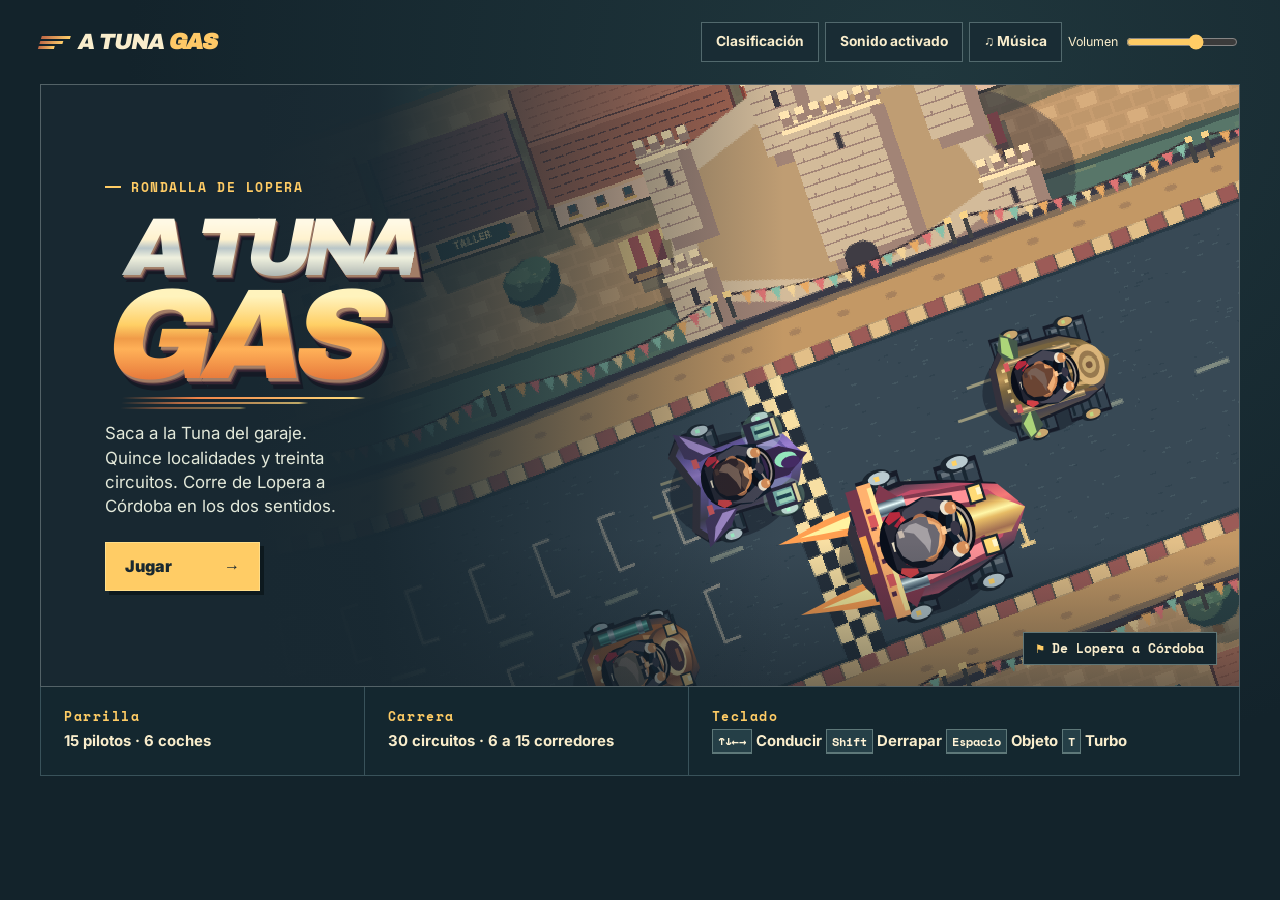
<file: index.html>
<!doctype html>
<html lang="es">
<head>
  <meta charset="utf-8">
  <meta name="viewport" content="width=device-width, initial-scale=1">
  <meta name="theme-color" content="#14272f">
  <meta name="description" content="Carreras de la Tuna en 30 circuitos. Corre en los dos sentidos y guarda tus mejores tiempos.">
  <meta property="og:title" content="A Tuna Gas">
  <meta property="og:description" content="30 circuitos de la Tuna en 15 localidades. Compite por el mejor tiempo.">
  <meta property="og:image" content="https://atunagas.aquiestalatuna.es/promocion/final/a-tuna-gas-horizontal.webp">
  <meta name="twitter:card" content="summary_large_image">
  <title>A Tuna Gas 1.2 · Carreras de la Rondalla de Lopera</title>
  <link rel="stylesheet" href="interfaz/estilos.css">
  <link rel="stylesheet" href="interfaz/marca.css">
  <link rel="stylesheet" href="interfaz/secuencias.css">
  <link rel="stylesheet" href="interfaz/version-1.1.css">
  <link rel="stylesheet" href="interfaz/version-1.2.css">
  <script>globalThis.ATunaGas = {};</script>
  <script defer src="personajes/catalogo.js"></script>
  <script defer src="vehiculos/catalogo.js"></script>
  <script defer src="circuitos/trazado.js"></script>
  <script defer src="circuitos/lopera.js"></script>
  <script defer src="circuitos/arjona.js"></script>
  <script defer src="circuitos/banos.js"></script>
  <script defer src="circuitos/poblaciones.js"></script>
  <script defer src="circuitos/ampliacion-1.1.js"></script>
  <script defer src="circuitos/catalogo.js"></script>
  <script defer src="personajes/encuadres.js"></script>
  <script defer src="personajes/conduccion.js"></script>
  <script defer src="vehiculos/dibujo.js"></script>
  <script defer src="vehiculos/efectos.js"></script>
  <script defer src="circuitos/escenarios.js"></script>
  <script defer src="circuitos/monumentos.js"></script>
  <script defer src="sonidos/audio.js"></script>
  <script defer src="musica/reproductor.js"></script>
  <script defer src="objetos/pista.js"></script>
  <script defer src="juego/carrera.js"></script>
  <script defer src="circuitos/dibujo.js"></script>
  <script defer src="animaciones/atlas.js"></script>
  <script defer src="animaciones/escenas.js"></script>
  <script defer src="juego/repeticion.js"></script>
  <script defer src="clasificaciones/config.js"></script>
  <script defer src="clasificaciones/pantalla.js"></script>
  <script defer src="interfaz/app.js"></script>
</head>
<body>
  <div class="shell">
    <header class="bar">
      <button class="brand" id="home-button" aria-label="A Tuna Gas, volver al inicio">
        <span class="brand-mark" aria-hidden="true"><i></i><i></i><i></i></span><span class="brand-name">A TUNA <b>GAS</b></span>
      </button>
      <div class="audio-actions">
        <button id="ranking-button" class="quiet">Clasificación</button>
        <button id="sound" class="quiet" aria-pressed="true">Sonido activado</button>
        <button id="music-button" class="quiet" aria-pressed="true">♫ Música</button>
        <label class="music-volume">Volumen <input id="music-volume" type="range" min="0" max="100" value="65" aria-label="Volumen de la música"></label>
      </div>
    </header>
    <audio id="music-main" preload="metadata" aria-hidden="true"></audio>
    <main>
      <section id="home">
        <div class="hero">
          <canvas id="cover" width="960" height="640" aria-hidden="true"></canvas>
          <div class="hero-content">
            <p class="overline"><span></span> RONDALLA DE LOPERA</p>
            <h1 class="hero-title" aria-label="A Tuna Gas">
              <span class="logo-line logo-top" data-lettering="A TUNA" aria-hidden="true"><span class="logo-fill">A TUNA</span></span>
              <span class="logo-line logo-bottom" data-lettering="GAS" aria-hidden="true"><span class="logo-fill">GAS</span></span>
              <span class="logo-stripes" aria-hidden="true"><i></i><i></i><i></i></span>
            </h1>
            <p class="hero-description">Saca a la Tuna del garaje. Quince localidades y treinta circuitos. Corre de Lopera a Córdoba en los dos sentidos.</p>
            <button class="primary" id="play">Jugar <span aria-hidden="true">→</span></button>
          </div>
          <div class="hero-caption"><span aria-hidden="true">⚑</span> De Lopera a Córdoba</div>
        </div>
        <div class="home-foot">
          <div><span class="info-label">Parrilla</span><strong>15 pilotos · 6 coches</strong></div>
          <div><span class="info-label">Carrera</span><strong>30 circuitos · 6 a 15 corredores</strong></div>
          <div class="keys"><span class="info-label">Teclado</span><strong><kbd>↑↓←→</kbd> Conducir <kbd>Shift</kbd> Derrapar <kbd>Espacio</kbd> Objeto <kbd>T</kbd> Turbo</strong></div>
        </div>
      </section>
      <section id="select" class="selection panel" hidden>
        <nav id="steps" class="steps" aria-label="Pasos de preparación">
          <button data-step="drivers">Piloto</button><button data-step="vehicles">Vehículo</button><button data-step="circuits">Circuito</button><button data-step="grid">Parrilla</button>
        </nav>
        <div class="screen-title"><h2 id="selection-title" tabindex="-1"></h2><p id="selection-note"></p></div>
        <div class="choices" id="choices"></div>
        <div class="selection-actions">
          <button class="quiet" id="back">← Volver</button><button class="primary" id="next">Continuar</button>
        </div>
      </section>
      <section id="loading" class="loading-screen panel" hidden aria-live="polite">
        <div class="brand-name">A TUNA <b>GAS</b></div>
        <h2 id="loading-title" tabindex="-1">Cargando la carrera</h2>
        <p id="loading-note"></p>
      </section>
      <section id="intro" class="starting-grid panel" hidden aria-labelledby="intro-title">
        <div class="sequence-header">
          <h2 id="intro-title" tabindex="-1">Parrilla de salida</h2>
          <button id="skip-intro" class="quiet">Ir a la cuenta atrás</button>
        </div>
        <div class="sequence-stage">
          <canvas id="intro-canvas" width="900" height="345" aria-label="Presentación de los corredores sentados en sus coches"></canvas>
          <div class="sequence-name" aria-live="polite"><strong id="intro-pilot"></strong><span id="intro-car"></span></div>
        </div>
        <ol class="lineup" id="lineup" aria-label="Participantes"></ol>
      </section>
      <section id="race" class="race-screen" hidden aria-label="Carrera">
        <div class="race-heading"><h2 id="race-title">Gran Premio de Lopera</h2><button class="quiet" id="pause">Pausar</button></div>
        <div class="viewport">
          <canvas id="track" width="960" height="560" aria-label="Vista aérea de la carrera"></canvas>
          <div class="dash" aria-label="Marcadores de carrera">
            <div><span>Puesto</span><b id="place">—</b></div><div><span>Vuelta</span><b id="lap">1/3</b></div>
            <div><span>Tiempo</span><b id="time">0:00.00</b></div>
            <div><span>Rapidez</span><b id="speed">0 km/h</b></div>
          </div>
          <canvas id="minimap" width="132" height="92" aria-label="Mapa del circuito"></canvas>
          <div class="countdown" id="countdown" aria-live="polite"></div>
          <div class="race-message" id="race-message" role="status"></div>
          <div class="inventory">
            <div class="item-slot" id="box-slot"><span>Objeto</span><b id="item">—</b><small id="box-control" hidden>Espacio / Objeto</small></div>
            <div class="item-slot" id="turbo-slot" title="Botellín Cruzcampo"><canvas id="bottle-icon" width="23" height="33" aria-hidden="true"></canvas><div><span>Botellín</span><br><b id="turbo-status">—</b></div></div>
          </div>
          <div class="pause-layer" id="pause-layer" hidden><h2>Carrera en pausa</h2><button class="primary" id="resume">Continuar</button><button class="quiet" id="quit">Volver a la parrilla</button></div>
        </div>
        <div class="touch" id="touch" aria-label="Mandos táctiles">
          <div class="touch-group"><button data-control="left" aria-label="Girar a la izquierda">←</button><button data-control="right" aria-label="Girar a la derecha">→</button></div>
          <div class="touch-group"><button data-control="item" aria-label="Usar objeto">Objeto</button><button data-control="turbo" aria-label="Activar turbo">Turbo</button><button data-control="drift">Derrape</button><button data-control="brake">Freno</button><button data-control="gas">Acelerar</button></div>
        </div>
        <p class="race-help">Flechas o WASD para conducir · Shift para derrapar · Espacio para usar objetos · T para el turbo · Esc para pausar</p>
      </section>
      <section id="results" class="results panel" hidden>
        <div class="screen-title"><p class="overline">A TUNA GAS · RESULTADOS</p><h2 id="result-title" tabindex="-1"></h2><p id="result-note"></p></div>
        <div class="save-score">
          <p id="save-status" role="status"></p>
          <button id="open-save-time" type="button" class="primary" hidden>Guardar mi tiempo</button>
          <button id="route-ranking" type="button" class="quiet">Ver tiempos de este circuito</button>
          <dialog id="time-dialog" aria-labelledby="time-dialog-title">
            <h3 id="time-dialog-title">Guarda tu tiempo</h3>
            <dl id="time-summary"></dl>
            <form id="time-form">
              <label for="time-name">Nombre en la clasificación</label>
              <input id="time-name" name="nickname" autocomplete="nickname" inputmode="text" minlength="2" maxlength="24" required>
              <p id="time-error" role="status"></p>
              <div><button id="close-save-time" class="quiet" type="button">Ahora no</button>
                <button id="save-time" class="primary" type="submit">Guardar tiempo</button></div>
            </form>
          </dialog>
        </div>
        <figure class="podium">
          <canvas id="podium-canvas" width="900" height="365" aria-label="Podio animado de los tres primeros clasificados"></canvas>
          <figcaption class="podium-names" id="podium-names"></figcaption>
        </figure>
        <ol id="standing"></ol>
        <div class="selection-actions"><button id="change" class="quiet">Cambiar combinación</button><button id="replay" class="primary">Repetir carrera <span aria-hidden="true">→</span></button></div>
      </section>
      <section id="ranking" class="panel" hidden aria-labelledby="ranking-title">
        <div class="screen-title"><h2 id="ranking-title" tabindex="-1">Clasificación</h2><p>Mejores tiempos de la Tuna</p></div>
        <div class="ranking-filters">
          <label>Localidad<select id="filter-town"><option value="">Todas las localidades</option></select></label>
          <label>Circuito<select id="filter-track"><option value="">Todos los circuitos</option></select></label>
          <button class="quiet" id="ranking-refresh" type="button">Actualizar</button>
        </div>
        <p class="ranking-status" id="ranking-status" role="status"></p>
        <div class="ranking-scroll"><table class="ranking-table">
          <thead><tr><th scope="col">Puesto</th><th scope="col">Jugador</th><th scope="col">Tiempo</th><th scope="col">Circuito</th><th scope="col">Localidad</th><th scope="col">Sentido</th><th scope="col">Piloto</th><th scope="col">Coche</th><th scope="col">Fecha y hora</th></tr></thead>
          <tbody id="ranking-body"></tbody>
        </table></div>
        <div class="selection-actions"><button id="ranking-back" class="quiet" type="button">← Volver</button><div class="ranking-pages"><button id="ranking-prev" class="quiet" type="button" disabled>Anterior</button><button id="ranking-next" class="quiet" type="button" disabled>Siguiente</button></div></div>
      </section>
    </main>
  </div>
</body>
</html>
</file>
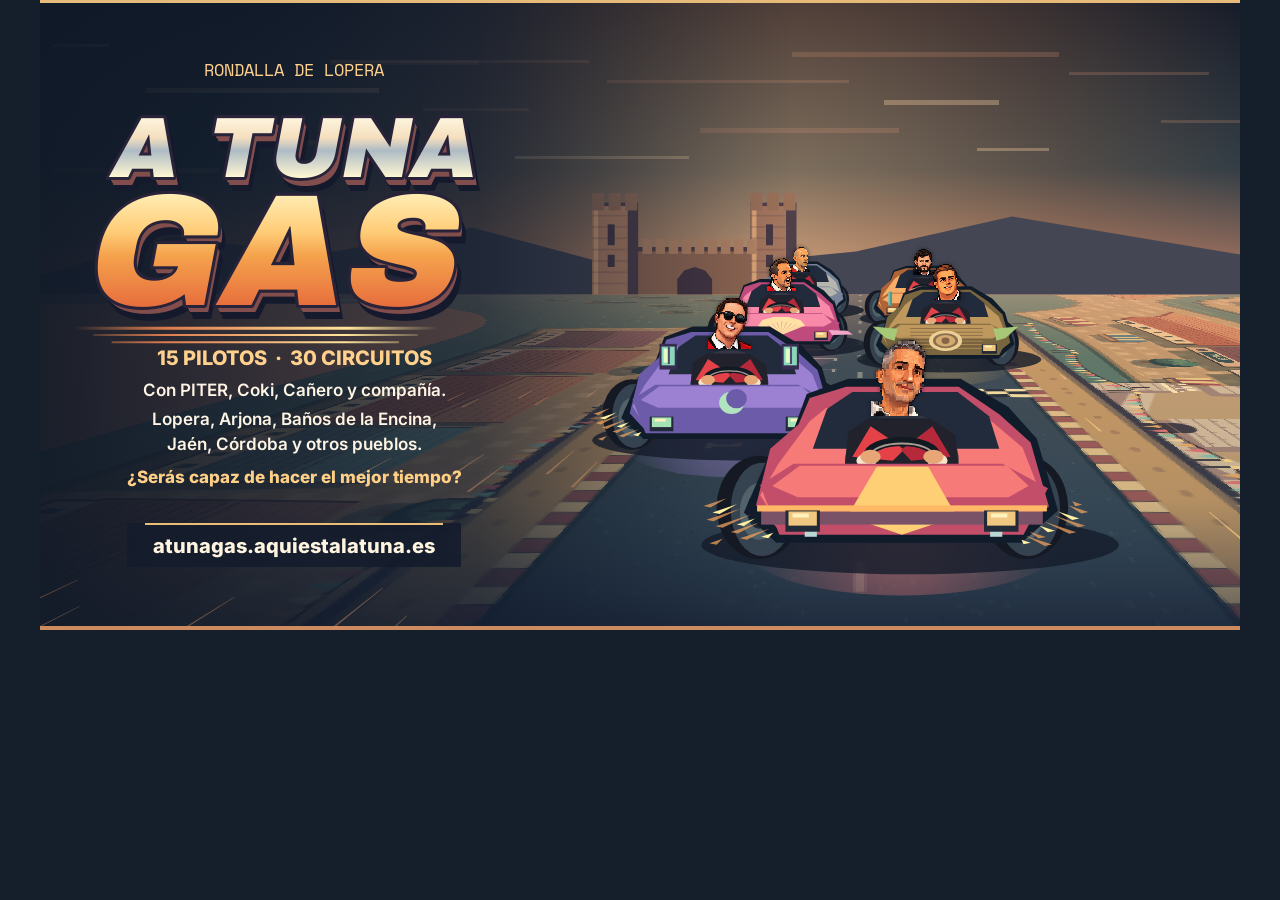
<file: promocion/editable/portada.html>
<!doctype html>
<html lang="es">
<head>
  <meta charset="utf-8">
  <title>A Tuna Gas · Portadas editables</title>
  <meta name="viewport" content="width=device-width,initial-scale=1">
  <base href="../../">
  <link rel="stylesheet" href="interfaz/estilos.css">
  <style>
    body{background:#151f2b}
    canvas{display:block;width:100%;max-width:max-content;height:auto;margin:0 auto}
  </style>
  <script>globalThis.ATunaGas={};</script>
  <script defer src="personajes/catalogo.js"></script>
  <script defer src="vehiculos/catalogo.js"></script>
  <script defer src="circuitos/trazado.js"></script>
  <script defer src="circuitos/lopera.js"></script>
  <script defer src="circuitos/arjona.js"></script>
  <script defer src="circuitos/banos.js"></script>
  <script defer src="circuitos/poblaciones.js"></script>
  <script defer src="circuitos/ampliacion-1.1.js"></script>
  <script defer src="circuitos/catalogo.js"></script>
  <script defer src="personajes/encuadres.js"></script>
  <script defer src="personajes/conduccion.js"></script>
  <script defer src="vehiculos/dibujo.js"></script>
  <script defer src="circuitos/escenarios.js"></script>
  <script defer src="circuitos/monumentos.js"></script>
  <script defer src="circuitos/dibujo.js"></script>
  <script defer src="animaciones/atlas.js"></script>
  <script defer src="animaciones/escenas.js"></script>
  <script defer src="promocion/editable/portada.js"></script>
</head>
<body><canvas id="poster" role="img" aria-label="A Tuna Gas. Seis pilotos de frente en la recta de Lopera. 15 pilotos y 30 circuitos en localidades como Lopera, Arjona, Baños de la Encina, Jaén y Córdoba. ¿Serás capaz de hacer el mejor tiempo? atunagas.aquiestalatuna.es"></canvas></body>
</html>
</file>
<file: interfaz/estilos.css>
@font-face {
  font-family: "Archivo Black";
  src: url("fuentes/archivo-black-400.woff2") format("woff2");
  font-weight: 400;
  font-display: swap;
}
@font-face {
  font-family: "Inter";
  src: url("fuentes/inter-400-900.woff2") format("woff2");
  font-weight: 400 900;
  font-display: swap;
}
@font-face {
  font-family: "Space Mono";
  src: url("fuentes/space-mono-400.woff2") format("woff2");
  font-weight: 400;
  font-display: swap;
}
@font-face {
  font-family: "Space Mono";
  src: url("fuentes/space-mono-700.woff2") format("woff2");
  font-weight: 700;
  font-display: swap;
}
:root {
  color-scheme: dark;
  --base: #13232b;
  --panel: #192d35;
  --ink: #f9edcc;
  --muted: #b9c8c0;
  --line: #39525a;
  --gold: #ffcc65;
  --dark: #152731;
  --display: "Archivo Black", sans-serif;
  --mono: "Space Mono", monospace;
}
* { box-sizing: border-box; }
[hidden] { display: none !important; }
body {
  margin: 0;
  background: radial-gradient(ellipse at 72% 8%, #20373d 0%, var(--base) 61%);
  color: var(--ink);
  font: 1rem/1.45 Inter, sans-serif;
  min-height: 100vh;
}
button { cursor: pointer; font: inherit; color: inherit; }
button:focus-visible { outline: 3px solid #98f4df; outline-offset: 4px; }
.shell { width: min(100% - 80px, 1312px); margin-inline: auto; padding-bottom: 44px; }
.bar { min-height: 84px; display: flex; align-items: center; justify-content: space-between; gap: 14px; }
.brand { display: inline-flex; align-items: center; gap: 11px; padding: 5px 0; background: none; border: 0; font: 900 1.45rem/1 var(--display); letter-spacing: -.055em; }
.brand b { color: var(--gold); }
.quiet { display: inline-flex; gap: 8px; align-items: center; justify-content: center; border: 1px solid #52696d; background: #192c34; padding: 9px 14px; font-size: .86rem; font-weight: 700; }
.quiet:hover { background: #314953; }
.primary { display: inline-flex; align-items: center; justify-content: space-between; gap: 32px; background: var(--gold); border: 1px solid #ffdd88; color: #192830; box-shadow: 4px 4px 0 #0d191e; padding: 12px 19px; min-height: 49px; font-weight: 900; font-size: 1rem; }
.primary:hover { background: #ffe49f; }
.primary:active { transform: translate(2px, 2px); box-shadow: 2px 2px 0 #0d191e; }
.hero { min-height: clamp(488px, 67vh, 650px); isolation: isolate; overflow: hidden; position: relative; display: flex; align-items: center; border: 1px solid #536267; background: #29434a; }
.hero canvas { position: absolute; inset: 0 0 0 auto; width: 83%; height: 100%; object-fit: cover; image-rendering: pixelated; z-index: -2; }
.hero::after { content: ""; position: absolute; inset: 0; z-index: -1; background: linear-gradient(90deg, #182831 18%, #182831f7 28%, #18283193 42%, #18283100 62%), linear-gradient(0deg, #111e2680, transparent 24%); }
.hero-content { padding: clamp(26px, 5vw, 72px); }
.overline, .info-label { font: 700 .82rem/1.1 var(--mono); letter-spacing: .12em; color: var(--gold); }
.overline { display: flex; align-items: center; gap: 10px; margin: 0 0 20px; }
.overline span { width: 16px; height: 2px; background: var(--gold); }
h1, h2, p { margin-top: 0; }
.hero-description { font-size: clamp(1.05rem, 1.3vw, 1.25rem); color: #e3e9da; max-width: 245px; margin-bottom: 23px; }
.hero-content .primary { min-width: 155px; }
.hero-caption { position: absolute; bottom: 21px; right: 22px; background: #15262e; border: 1px solid #607677; padding: 7px 12px; font: 700 .84rem/1.3 var(--mono); }
.hero-caption span { color: var(--gold); }
.home-foot { display: grid; grid-template-columns: 1fr 1fr 1.7fr; border: 1px solid var(--line); border-top: 0; background: #14272f; }
.home-foot > div { display: grid; align-content: center; gap: 8px; min-height: 88px; padding: 12px 23px; border-right: 1px solid var(--line); }
.home-foot > div:last-child { border-right: 0; }
.home-foot strong { font-size: .93rem; }
kbd { padding: 2px 5px; background: #253f47; border: 1px solid #5e7879; border-bottom-width: 2px; font: 700 .77rem var(--mono); color: #fff3d6; white-space: nowrap; }
.panel { border: 1px solid var(--line); background: #172c33; }
.steps { display: flex; gap: 2px; border-bottom: 1px solid var(--line); background: var(--base); }
.steps button { min-width: 112px; background: none; padding: 14px 22px; border: 0; color: var(--muted); font: 700 .86rem var(--mono); }
.steps button[aria-current="step"] { color: var(--gold); background: var(--panel); box-shadow: inset 0 -3px var(--gold); }
.steps button:disabled { opacity: .48; cursor: default; }
.screen-title { padding: 25px 28px 12px; }
.screen-title h2, .pause-layer h2 { font: 900 clamp(1.8rem, 4vw, 3.35rem)/1 var(--display); letter-spacing: -.055em; margin-bottom: 10px; }
.screen-title p { color: var(--muted); margin-bottom: 10px; }
.choices { display: grid; grid-template-columns: repeat(4, minmax(0, 1fr)); padding: 0 28px 24px; gap: 12px; }
.choice { text-align: left; border: 1px solid #49626a; background: #1e3640; padding: 0; min-width: 0; position: relative; }
.choice:hover { border-color: #a2bfbf; }
.choice[aria-pressed="true"] { border-color: var(--gold); box-shadow: inset 0 0 0 1px var(--gold); }
.art { display: flex; justify-content: center; align-items: flex-end; height: 93px; overflow: hidden; background: linear-gradient(155deg, #43555a, #29414a); border-bottom: 1px solid #49626a; }
.art img { display: block; height: 151px; width: auto; transform: translateY(60px); image-rendering: pixelated; }
.choice-copy { display: block; padding: 10px 12px; }
.choice-name { display: block; font-weight: 850; line-height: 1.16; }
.choice-role { display: block; color: var(--muted); font: .75rem var(--mono); margin-top: 5px; }
.selected-mark { display: none; position: absolute; right: 6px; top: 6px; background: var(--gold); color: var(--dark); font: 900 .92rem/1 var(--mono); padding: 4px 6px; }
.choice[aria-pressed="true"] .selected-mark { display: block; }
.choices.vehicle-list { grid-template-columns: repeat(3, minmax(0, 1fr)); }
.kart-art { align-items: center; height: 126px; background: repeating-linear-gradient(125deg, #27414a 0 36px, #2d4750 36px 72px); }
.kart-art canvas { width: 172px; max-width: 100%; object-fit: contain; image-rendering: pixelated; }
.stats { display: flex; flex-direction: column; gap: 6px; padding: 0 12px 12px; }
.stat { display: grid; grid-template-columns: 1fr minmax(34px, 37%) 15px; gap: 7px; align-items: center; font: .74rem var(--mono); }
.stat meter { width: 100%; height: 10px; accent-color: var(--gold); }
.stat meter::-webkit-meter-optimum-value { background: var(--gold); }
.selection-actions { display: flex; justify-content: space-between; gap: 12px; margin-top: 0; padding: 16px 28px; border-top: 1px solid var(--line); background: #14272e; }
.choices.grid-preview { display: grid; grid-template-columns: minmax(240px, 1fr) minmax(200px, .8fr); }
.combination-card { position: relative; background: repeating-linear-gradient(124deg, #233d47 0 41px, #294752 41px 82px); display: grid; place-items: center; min-height: 250px; border: 1px solid var(--line); }
.combination-card canvas { width: min(93%, 350px); image-rendering: pixelated; }
.combination-details { padding: 21px; border: 1px solid var(--line); }
.combination-details h3 { margin: 0 0 6px; font-size: 1.3rem; }
.combination-details .stats { padding: 0; width: min(100%, 290px); }
.combination-details p { color: var(--muted); margin-bottom: 11px; }
.race-heading { display: flex; align-items: center; justify-content: space-between; gap: 12px; padding-bottom: 10px; }
.race-heading h2 { margin: 0; font-size: clamp(1.0rem, 3vw, 1.6rem); }
.viewport { position: relative; isolation: isolate; overflow: hidden; border: 1px solid #627d7a; background: #304f44; }
#track { width: 100%; height: min(53vw, max(285px, calc(100dvh - 173px)), 700px); display: block; image-rendering: pixelated; }
.dash { position: absolute; inset: 12px auto auto 12px; display: flex; gap: 2px; }
.dash div, .item-slot { background: #152830ed; border: 1px solid #798382; padding: 6px 10px; display: grid; }
.dash span, .item-slot span { color: #c9d6cf; font: 700 .69rem var(--mono); text-transform: uppercase; }
.dash b, .item-slot b { color: var(--gold); font: 700 1.15rem/1.12 var(--mono); white-space: nowrap; }
#minimap { position: absolute; right: 12px; top: 12px; background: #152830e8; border: 1px solid #798382; width: min(16%, 132px); height: auto; }
.item-slot { position: absolute; right: 12px; bottom: 12px; }
.countdown { position: absolute; inset: 0; display: grid; place-items: center; pointer-events: none; font: 900 clamp(2.6rem, 8vw, 7rem)/1 var(--display); color: var(--gold); text-shadow: 4px 5px #17282e; }
.race-message { position: absolute; bottom: 18px; left: 12px; background: #152830ee; padding: 5px 9px; color: #ffe39e; font: 700 .9rem var(--mono); pointer-events: none; }
.race-message:empty { display: none; }
.pause-layer { position: absolute; inset: 0; background: #13262ed9; display: grid; align-content: center; justify-items: center; gap: 12px; z-index: 1; padding: 12px; }
.pause-layer h2 { margin: 0; text-align: center; }
.race-help { text-align: center; padding-top: 11px; color: var(--muted); font-size: .85rem; }
.touch { display: none; }
.results #standing { display: grid; list-style: none; padding: 0 28px 20px; margin: 0; gap: 5px; }
#standing li { display: grid; grid-template-columns: 45px 1fr 1fr auto; align-items: center; gap: 8px; padding: 10px 14px; background: #233e47; border: 1px solid #496069; }
#standing li.you { border-color: var(--gold); }
#standing li span:first-child { color: var(--gold); font: 700 1.05rem var(--mono); }
#standing li span:nth-last-child(2) { color: var(--muted); }
#standing time, #standing li span:last-child { font: .86rem var(--mono); }
@media (max-width: 800px) {
  .shell { width: calc(100% - 32px); }
  .hero canvas { width: 100%; object-position: 60% center; }
  .hero::after { background: linear-gradient(90deg, #182831f5 14%, #182831bf 32%, #18283100 100%), linear-gradient(0deg, #111e26a0, transparent 26%); }
  .home-foot { grid-template-columns: 1fr 1fr; }
  .home-foot > div:nth-child(2) { border-right: 0; }
  .home-foot .keys { grid-column: span 2; border-top: 1px solid var(--line); min-height: 65px; }
  .choices { grid-template-columns: repeat(3, minmax(0, 1fr)); }
  .choices.vehicle-list { grid-template-columns: repeat(2, minmax(0, 1fr)); }
}
@media (max-width: 570px) {
  .shell { width: calc(100% - 20px); }
  .bar { min-height: 61px; }
  .brand { font-size: 1.17rem; }
  .hero { min-height: 510px; align-items: flex-end; }
  .hero-content { padding: 23px 22px 57px; }
  .hero canvas { height: 100%; object-position: 69% 50%; }
  .hero::after { background: linear-gradient(0deg, #182831 5%, #182831ec 33%, #18283110 86%); }
  .hero-caption { bottom: 10px; right: 11px; font-size: .72rem; }
  .home-foot > div { min-height: 67px; padding: 11px 13px; }
  .home-foot strong { font-size: .81rem; }
  .home-foot .keys { display: none; }
  .steps button { min-width: 0; flex: 1; padding: 13px 8px; }
  .screen-title, .selection-actions { padding-left: 12px; padding-right: 12px; }
  .choices, .results #standing { padding-left: 12px; padding-right: 12px; }
  .choices { grid-template-columns: repeat(2, minmax(0, 1fr)); gap: 8px; }
  .choices.grid-preview { grid-template-columns: 1fr; }
  .art { height: 77px; }
  .kart-art { height: 80px; }
  .selection-actions .primary { gap: 9px; }
  .dash { top: 5px; left: 5px; }
  .dash div, .item-slot { padding: 3px 5px; }
  .dash span, .item-slot span { font-size: .55rem; }
  .dash b, .item-slot b { font-size: .77rem; }
  #minimap { right: 5px; top: 5px; }
  .item-slot { right: 5px; bottom: 5px; }
  .race-message { bottom: 5px; left: 5px; font-size: .65rem; }
  .viewport #track { height: max(230px, calc(100dvh - 238px)); object-fit: fill; }
  #standing li { grid-template-columns: 24px 1fr auto; padding: 8px; font-size: .82rem; }
  #standing li span:nth-child(3) { display: none; }
}
@media (pointer: coarse), (max-width: 700px) {
  .touch { display: flex; flex-wrap: wrap; justify-content: space-between; gap: 6px; margin-top: 9px; }
  .touch-group { display: flex; gap: 4px; }
  .touch button { min-width: 40px; min-height: 46px; padding: 4px 6px; font-size: .76rem; font-weight: 800; background: #233f48; border: 1px solid #698183; touch-action: none; user-select: none; }
  .touch button[data-control="gas"] { background: var(--gold); color: var(--dark); }
  .touch button.active { filter: brightness(1.35); }
  .race-help { display: none; }
}
@media (prefers-reduced-motion: reduce) { *, *::before, *::after { scroll-behavior: auto !important; } }
</file>
<file: interfaz/marca.css>
:root {
  --brand-metal: linear-gradient(180deg,#fff9e5 12%,#fff2ce 38%,#b9c6c8 51%,#f0f1de 65%,#9ea7a7 100%);
  --brand-fire: linear-gradient(180deg,#fff3bd 12%,#ffcf65 39%,#f09b48 52%,#ffb158 62%,#e57539 93%);
}
.brand { gap: 9px; font: 400 1.38rem/1 var(--display); white-space: nowrap; }
.brand-name { transform: skewX(-10deg); }
.brand b { color: #ffc967; }
.brand-mark { width: 29px; height: 22px; transform: skewX(-17deg); display: grid; align-content: center; gap: 2px; }
.brand-mark i { width: 100%; height: 3px; background: linear-gradient(90deg,#be6745,#ffcf6a); }
.brand-mark i:nth-child(2) { width: 78%; }
.brand-mark i:nth-child(3) { width: 56%; }
.hero-title {
  position: relative; isolation: isolate; width: max-content; color: #fff3d6;
  font: 400 clamp(4.8rem, 10vw, 10rem)/.77 var(--display); letter-spacing: -.078em;
  line-height: .82; margin: 0 0 32px; text-shadow: none; transform: skewX(-11deg);
}
.hero-title .logo-line { display: block; position: relative; isolation: isolate; }
.hero-title .logo-line::after {
  content: attr(data-lettering); position: absolute; inset: 0; z-index: 0; color: transparent;
  text-shadow: .017em .02em #a27d66,.03em .035em #73524c,.044em .049em #392634,.052em .055em #1c1e29,.073em .084em #151a25;
}
.hero-title .logo-top { font-size: .64em; margin: 0 0 .035em .13em; }
.hero-title .logo-bottom { margin-left: .085em; color: #ffbc58; }
.logo-fill { display: block; position: relative; z-index: 1; background: var(--brand-metal); background-clip: text; color: transparent; }
.logo-bottom .logo-fill { background-image: var(--brand-fire); }
.logo-stripes { position: absolute; display: grid; gap: 3px; left: .28em; bottom: -.158em; width: 81%; }
.logo-stripes i { height: 2px; background: linear-gradient(90deg,#e5753800,#f08348 31%,#ffda7b 95%,#ffda7b00); }
.logo-stripes i + i { width: 77%; opacity: .72; }
.logo-stripes i + i + i { width: 52%; opacity: .45; }
.choices.circuit-list { grid-template-columns: repeat(3, minmax(0,1fr)); }
.circuit-art { display: block; width: 100%; height: auto; aspect-ratio: 8 / 5; object-fit: cover; image-rendering: pixelated; }
.circuit-map { position: absolute; width: 35%; min-width: 58px; height: auto; top: 8px; left: 8px; border: 1px solid #ffd68f85; image-rendering: auto; }
.circuit-card .choice-copy { min-height: 118px; padding: 13px 13px 16px; }
.circuit-card .choice-name { font-size: clamp(.92rem, 1.7vw, 1.34rem); }
.circuit-card .choice-role { line-height: 1.5; }
.circuit-info { color: var(--gold); display: block; font: 700 .67rem/1.45 var(--mono); margin-top: 7px; }
.loading-screen {
  display: grid; place-content: center; justify-items: center; min-height: min(65vh,555px); padding: 26px;
  background: radial-gradient(ellipse at 63% 54%, #394349, #182a32 64%); text-align: center;
}
.loading-screen .brand-name { color: var(--ink); font: 400 clamp(2rem,8vw,5.1rem)/.99 var(--display); letter-spacing: -.07em; margin-bottom: 18px; }
.loading-screen h2 { margin: 0 0 12px; }
.loading-screen p { color: var(--muted); margin-bottom: 0; }
.kart-art { background: radial-gradient(ellipse at 50% 44%,#425763,#27414a 61%,#20363f); }
.kart-art canvas { width: 196px; }
@media (max-width: 800px) {
  .choices.circuit-list { grid-template-columns: 1fr 1fr; }
}
@media (max-width: 570px) {
  .brand { font-size: 1.17rem; }
  .brand-mark { width: 23px; }
  .steps button { font-size: .73rem; }
  .hero-title { margin-bottom: 28px; }
  .choices.circuit-list { grid-template-columns: 1fr; }
  .circuit-card .choice-copy { min-height: 0; }
  .circuit-art { aspect-ratio: 2.2; }
}
</file>
<file: interfaz/secuencias.css>
.screen-title h2[tabindex='-1']:focus, #intro-title:focus { outline:none; }
.starting-grid { display:grid; gap:14px; padding:22px 26px 20px; }
.sequence-header { display:flex; align-items:center; justify-content:space-between; gap:15px; }
.sequence-header h2 { font:400 clamp(1.35rem,3.5vw,2.5rem)/1.05 var(--display); margin:0; letter-spacing:-.045em; }
.sequence-stage { isolation:isolate; position:relative; background:#14212b; overflow:hidden; border:1px solid #62747b; }
.sequence-stage canvas { display:block; width:100%; max-height:50vh; object-fit:contain; background:#14212b; image-rendering:pixelated; }
.sequence-name { position:absolute; inset:auto auto 12px 12px; padding:7px 11px; background:#162631ee; border-left:3px solid #ffcf76; }
.sequence-name strong { display:block; font-size:clamp(.9rem,3vw,1.75rem); color:#ffdf9a; }
.sequence-name span { font-size:clamp(.69rem,1.7vw,.95rem); color:#d5ddd7; }
.lineup { display:grid; grid-template-columns:repeat(6,minmax(0,1fr)); gap:5px; padding:0; margin:0; list-style:none; }
.lineup li { background:#213942; border:1px solid #536972; padding:6px; font-size:.76rem; min-width:0; overflow-wrap:anywhere; }
.lineup li[aria-current] { border-color:#ffca6c; color:#ffdd92; background:#2d444b; }
.lineup li span { color:#e4b769; padding-right:5px; font-family:var(--mono); }
.podium { margin:0 28px 18px; border:1px solid #58686e; }
.podium canvas { display:block; width:100%; height:auto; image-rendering:pixelated; }
.podium-names { display:grid; grid-template-columns:repeat(3,minmax(0,1fr)); gap:3px; padding:4px; background:#142630; }
.podium-names div { text-align:center; padding:7px 4px; min-width:0; background:#263d45; overflow-wrap:anywhere; }
.podium-names b { color:#f9d289; }
.podium-names span { display:block; color:#d1dcd1; font-size:.74rem; }
@media(max-width:650px){
  .starting-grid{padding:12px;gap:8px;}
  .sequence-name{inset:auto auto 5px 5px;padding:3px 7px;}
  .lineup{grid-template-columns:repeat(3,minmax(0,1fr));}
  .podium{margin:0 12px 12px;}
  .podium-names b{font-size:.78rem;}
  .podium-names span{font-size:.65rem;}
}
</file>
<file: interfaz/version-1.1.css>
.bar .audio-actions { display:flex; flex-wrap:wrap; justify-content:flex-end; gap:6px; }
.choices.grid-preview { grid-template-columns:minmax(0,1.55fr) minmax(220px,.7fr); align-items:start; }
.grid-details { order:2; display:grid; gap:12px; }
.selection:has(.grid-preview) .selection-actions { position:sticky; bottom:0; z-index:3; }
@media(min-width:721px) { .grid-details {position:sticky;top:12px;} }
.grid-details p { margin-bottom:7px; }
.grid-count { display:grid; gap:5px; margin-bottom:13px; font-weight:800; }
.grid-count select { color:var(--ink); background:#14272e; font:700 .95rem Inter,sans-serif; border:1px solid #758183; padding:9px 10px; }
.grid-lanes { display:grid; grid-template-columns:1fr 1fr; gap:8px; margin:0 0 5px; color:#e7ca93; font:700 .72rem var(--mono); }
.field-grid { list-style:none; padding:0; margin:0; display:grid; grid-template-columns:repeat(2,minmax(0,1fr)); gap:7px; }
.field-card { min-width:0; position:relative; margin:0; background:#223d46; border:1px solid #547177; }
.field-card.personal { border-color:#ffcd72; }
.field-card canvas { display:block; width:100%; height:auto; aspect-ratio:2.22; object-fit:contain; image-rendering:pixelated; }
.field-card b { display:block; padding:5px 8px; font-size:.8rem; color:#fff0ce; overflow-wrap:anywhere; }
.grid-number { position:absolute; top:5px; left:5px; color:#ffcf71; font:700 .77rem var(--mono); background:#16242cd9; padding:3px 5px; }
.lineup { grid-template-columns:repeat(auto-fit,minmax(90px,1fr)); }
.inventory { display:flex; gap:4px; position:absolute; inset:auto 12px 12px auto; }
.inventory .item-slot { position:static; }
#turbo-slot { min-width:92px; grid-template-columns:auto 1fr; column-gap:5px; align-items:center; }
#turbo-slot canvas { width:17px; height:27px; image-rendering:pixelated; }
#turbo-slot[data-ready='true']{border-color:#ffca69;background:#272b32;}
#turbo-slot[data-ready='true'] b{color:#ffdd8b;}
#turbo-slot b{font-size:.83rem;}
.touch button[data-control='turbo'] { background:#9f6a3d; color:#fff4d8; }
@media (max-width:720px){
  .choices.grid-preview { grid-template-columns:1fr; }
  .grid-details{order:-1;}
  .grid-count select{max-width:240px;}
}
@media (max-width:570px){
  .bar .audio-actions .quiet { font-size:.67rem; padding:5px 6px; gap:3px; }
  .inventory { right:5px; bottom:5px; gap:2px; }
  #turbo-slot { min-width:0; gap:2px; }
  #turbo-slot canvas { width:13px; height:19px; }
  #turbo-slot b{font-size:.65rem;}
  #touch { display:grid; grid-template-columns:76px minmax(0,1fr); gap:4px; }
  .touch-group { display:grid; grid-template-columns:repeat(2,minmax(0,1fr)); gap:3px; }
  .touch-group:last-child{grid-template-columns:repeat(5,minmax(0,1fr));}
  .touch button { min-width:0; padding:3px 1px; font-size:clamp(.57rem,2.58vw,.73rem); }
  .lineup { grid-template-columns:repeat(3,minmax(0,1fr)); }
}
</file>
<file: interfaz/version-1.2.css>
.choices.circuit-list{display:block;}
.route-modes{display:flex;gap:8px;margin:0 0 15px;}
.route-modes button[aria-pressed=true]{border-color:var(--gold);color:var(--gold);}
.route-cards{display:grid;gap:12px;grid-template-columns:repeat(3,minmax(0,1fr));}
.save-score{margin:0 28px 17px;padding:12px;border:1px solid var(--line);background:#192f38;}
.save-score form label,.ranking-filters label{display:block;font-weight:750;margin-bottom:6px;}
.save-score form > div,.ranking-filters{display:flex;align-items:end;flex-wrap:wrap;gap:9px;}
.save-score input,.ranking-filters select{
  background:#141f28;color:var(--ink);border:1px solid #738587;padding:7px 10px;min-height:46px;font:inherit;
}
.save-score input{min-width:min(210px,100%);max-width:100%;}
.save-score button{min-height:46px;}
.music-volume{display:inline-flex;align-items:center;gap:6px;font-size:.78rem;white-space:nowrap;}
.music-volume input{width:clamp(65px,9vw,112px);accent-color:var(--gold);}
#box-slot[data-ready=true]{border-color:#ff9e6e;background:#772e39;box-shadow:0 0 0 2px #ffc77a55;}
#box-control{display:block;color:#ffe3a3;font-size:.68rem;}
#box-control[hidden]{display:none;}
#time-dialog{box-sizing:border-box;width:min(460px,calc(100% - 28px));max-height:calc(100dvh - 28px);overflow:auto;
  color:var(--ink);background:#192f38;border:1px solid #a8916c;border-radius:10px;padding:20px;box-shadow:0 12px 40px #0008;}
#time-dialog::backdrop{background:#101c26aa;}
#time-dialog h3{margin:0 0 12px;font-size:1.3rem;}
#time-dialog dl{display:grid;grid-template-columns:max-content 1fr;gap:5px 15px;margin:0 0 16px;font-size:.9rem;}
#time-dialog dt{color:#f2cb87;}
#time-dialog dd{margin:0;}
#time-dialog input{width:100%;box-sizing:border-box;}
#time-error{margin:8px 0;color:var(--gold);}
.ranking-pages{display:flex;flex-wrap:wrap;gap:8px;}
.ranking-table tr[data-saved=true]{background:#614a33;}
#save-status{margin:8px 0;color:var(--gold);}
.ranking-filters,.ranking-status,.ranking-scroll{margin:0 28px 14px;}
.ranking-filters select{display:block;margin-top:5px;max-width:100%;width:220px;}
.ranking-status{color:var(--gold);}
.ranking-status:empty{display:none;}
.ranking-scroll{overflow:auto;}
.ranking-table{border-collapse:collapse;width:100%;min-width:690px;background:#243941;font-size:.87rem;}
.ranking-table th,.ranking-table td{text-align:left;padding:8px 9px;border-bottom:1px solid #52636b;}
.ranking-table th{background:#1b2932;color:#f5cf82;}
.ranking-table td:nth-child(1),.ranking-table td:nth-child(3){font-family:var(--mono);color:#fbe3a5;}
@media (max-width:800px){
  .route-cards{grid-template-columns:repeat(2,minmax(0,1fr));}
  .ranking-filters,.ranking-status,.ranking-scroll,.save-score{margin-left:12px;margin-right:12px;}
}
@media (max-width:570px){
  .route-cards{grid-template-columns:1fr;}
  body:not(.racing) .bar .audio-actions{align-items:center;}
  body:not(.racing) .bar .audio-actions .quiet{min-height:36px;}
  .ranking-filters label{flex:1 1 140px;}
  .ranking-filters select{width:100%;min-width:0;}
  #touch{grid-template-columns:94px minmax(0,1fr);}
  #touch .touch-group:last-child{grid-template-columns:repeat(3,minmax(0,1fr));}
  #touch button{min-height:46px;font-size:.71rem;border-radius:5px;padding:3px;}
  #touch [data-control=gas]{grid-column:span 2;}
  #touch [data-control=left],#touch [data-control=right]{font-size:1.2rem;}
  body.racing #track{height:clamp(240px,calc(100dvh - 244px - env(safe-area-inset-bottom)),750px);}
  body.racing .shell{padding-bottom:max(8px,env(safe-area-inset-bottom));}
  .save-score form > div{align-items:stretch;}
  .save-score input{flex:1;}
}
@media (orientation:landscape) and (max-height:580px) and (pointer:coarse){
  body.racing .bar{display:none;}
  body.racing .shell{width:calc(100% - 14px);padding-top:5px;padding-bottom:5px;}
  body.racing .race-heading{padding-bottom:4px;}
  body.racing .race-heading h2{font-size:.95rem;}
  body.racing .race-heading button{padding:5px 10px;}
  body.racing #track{height:calc(100dvh - 102px - env(safe-area-inset-bottom));}
  body.racing #touch{display:grid;grid-template-columns:minmax(110px,20vw) minmax(280px,46vw);justify-content:space-between;margin-top:5px;}
  body.racing #touch .touch-group{display:grid;grid-template-columns:repeat(2,minmax(0,1fr));gap:5px;}
  body.racing #touch .touch-group:last-child{grid-template-columns:repeat(5,minmax(0,1fr));}
  body.racing #touch [data-control=gas]{grid-column:auto;}
  body.racing #touch button{min-height:46px;font-size:.76rem;}
}
</file>
